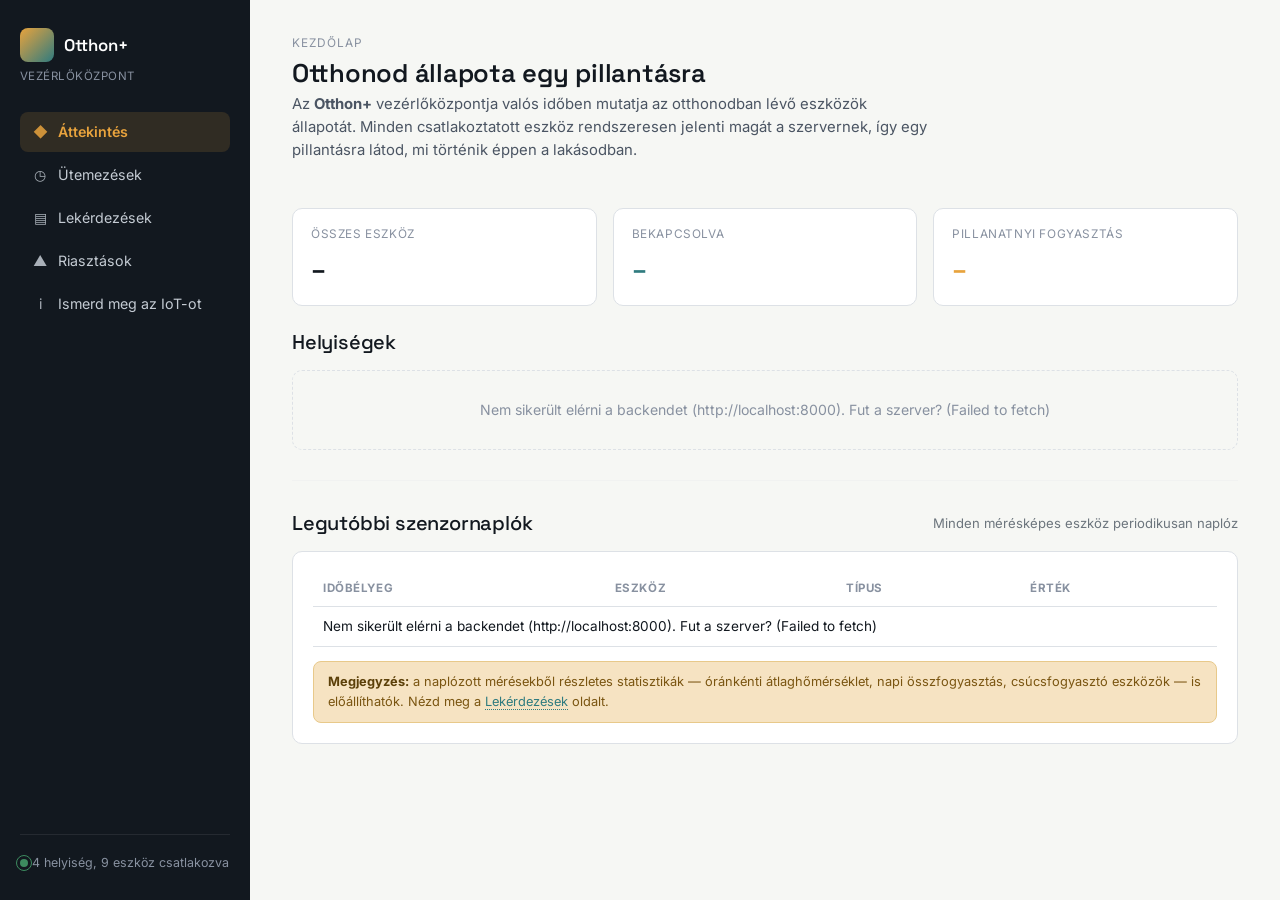
<file: frontend/index.html>
<!doctype html>
<html lang="hu">
  <head>
    <meta charset="UTF-8" />
    <meta name="viewport" content="width=device-width, initial-scale=1.0" />
    <title>Otthon+ · Vezérlőközpont</title>
    <link
      href="https://cdn.jsdelivr.net/npm/bootstrap@5.3.3/dist/css/bootstrap.min.css"
      rel="stylesheet"
    />
    <link
      href="https://fonts.googleapis.com/css2?family=Space+Grotesk:wght@500;600;700&family=Inter:wght@400;500;600&family=IBM+Plex+Mono:wght@400;500&display=swap"
      rel="stylesheet"
    />
    <link href="css/styles.css" rel="stylesheet" />
  </head>
  <body>
    <div class="app-shell">
      <aside class="sidebar">
        <div class="brand">
          <div class="brand-mark"></div>
          <div class="brand-name">Otthon+</div>
        </div>
        <div class="brand-sub">Vezérlőközpont</div>

        <nav>
          <a href="index.html"><span class="nav-icon">◆</span> Áttekintés</a>
          <a href="utemezesek.html"
            ><span class="nav-icon">◷</span> Ütemezések</a
          >
          <a href="lekerdezesek.html"
            ><span class="nav-icon">▤</span> Lekérdezések</a
          >
          <a href="riasztasok.html"
            ><span class="nav-icon">▲</span> Riasztások</a
          >
          <a href="ismerd-meg.html"
            ><span class="nav-icon">i</span> Ismerd meg az IoT-ot</a
          >
        </nav>

        <div class="conn-status">
          <span class="live-dot on"></span>
          4 helyiség, 9 eszköz csatlakozva
        </div>
      </aside>

      <main class="main">
        <div class="topbar">
          <div>
            <div class="section-eyebrow">Kezdőlap</div>
            <h1>Otthonod állapota egy pillantásra</h1>
            <p class="lede">
              Az <strong>Otthon+</strong> vezérlőközpontja valós időben
              mutatja az otthonodban lévő eszközök állapotát. Minden csatlakoztatott
              eszköz rendszeresen jelenti magát a szervernek, így egy pillantásra
              látod, mi történik éppen a lakásodban.
            </p>
          </div>
        </div>

        <div class="row g-3 mb-4">
          <div class="col-sm-4">
            <div class="stat-tile">
              <div class="stat-label">Összes eszköz</div>
              <div class="stat-value" id="stat-total-devices">–</div>
            </div>
          </div>
          <div class="col-sm-4">
            <div class="stat-tile">
              <div class="stat-label">Bekapcsolva</div>
              <div class="stat-value teal" id="stat-online-devices">–</div>
            </div>
          </div>
          <div class="col-sm-4">
            <div class="stat-tile">
              <div class="stat-label">Pillanatnyi fogyasztás</div>
              <div class="stat-value amber" id="stat-total-power">–</div>
            </div>
          </div>
        </div>

        <h2 class="h5 mb-3">Helyiségek</h2>
        <div class="row" id="rooms-overview"></div>

        <hr class="divider" />

        <div
          class="d-flex justify-content-between align-items-center mb-3 flex-wrap gap-2"
        >
          <h2 class="h5 mb-0">Legutóbbi szenzornaplók</h2>
          <span class="text-secondary small"
            >Minden mérésképes eszköz periodikusan naplóz</span
          >
        </div>

        <div class="card-soft">
          <table class="log-table">
            <thead>
              <tr>
                <th>Időbélyeg</th>
                <th>Eszköz</th>
                <th>Típus</th>
                <th>Érték</th>
              </tr>
            </thead>
            <tbody id="measurement-log-body"></tbody>
          </table>
          <div class="todo-note">
            <strong>Megjegyzés:</strong> a naplózott mérésekből részletes
            statisztikák — óránkénti átlaghőmérséklet, napi összfogyasztás,
            csúcsfogyasztó eszközök — is előállíthatók. Nézd meg a
            <a href="lekerdezesek.html" class="link-quiet">Lekérdezések</a>
            oldalt.
          </div>
        </div>
      </main>
    </div>

    <script src="js/data.js"></script>
    <script src="js/api.js"></script>
    <script src="js/app.js"></script>
  </body>
</html>
</file>
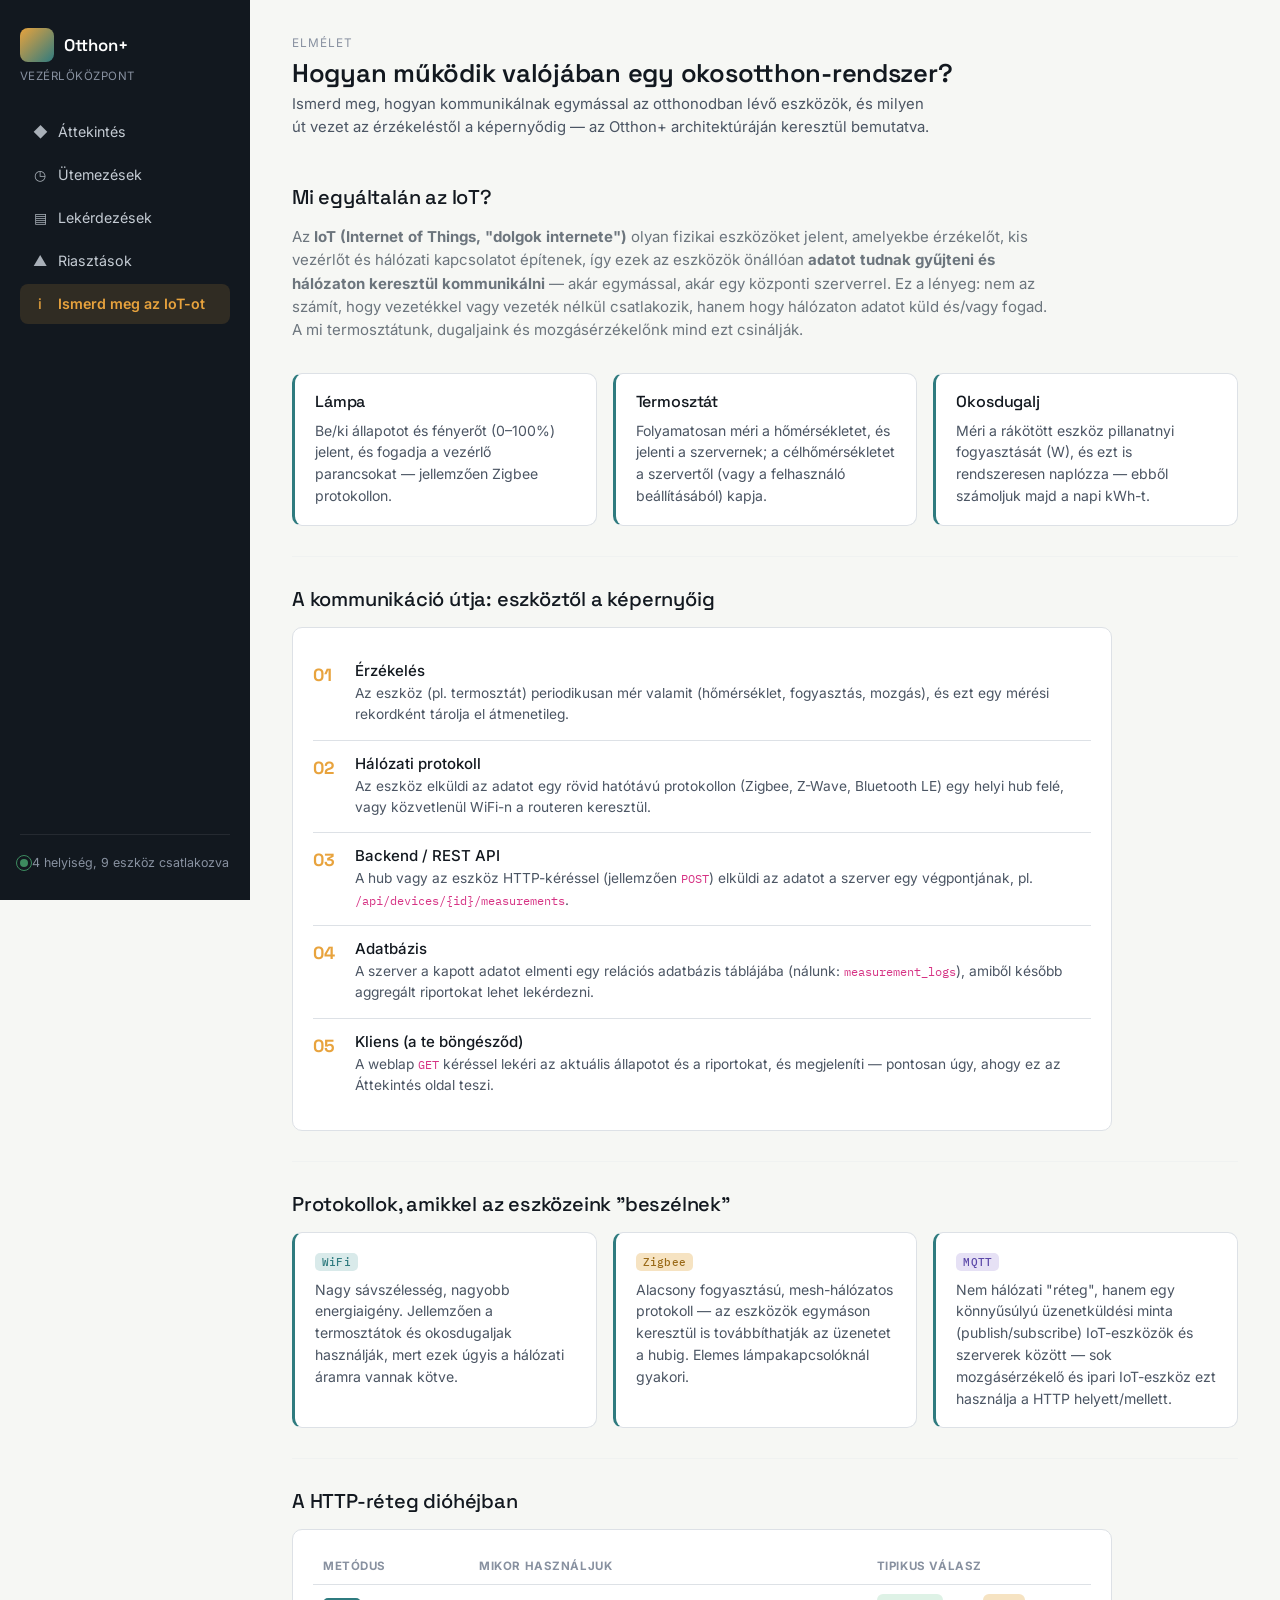
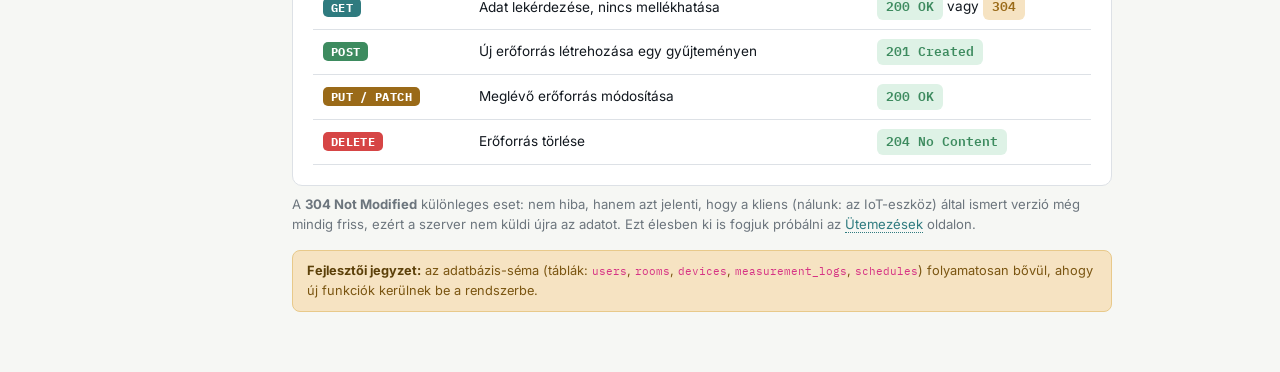
<file: frontend/ismerd-meg.html>
<!DOCTYPE html>
<html lang="hu">
<head>
<meta charset="UTF-8">
<meta name="viewport" content="width=device-width, initial-scale=1.0">
<title>Ismerd meg az IoT-ot · Otthon+</title>
<link href="https://cdn.jsdelivr.net/npm/bootstrap@5.3.3/dist/css/bootstrap.min.css" rel="stylesheet">
<link href="https://fonts.googleapis.com/css2?family=Space+Grotesk:wght@500;600;700&family=Inter:wght@400;500;600&family=IBM+Plex+Mono:wght@400;500&display=swap" rel="stylesheet">
<link href="css/styles.css" rel="stylesheet">
</head>
<body>

<div class="app-shell">

  <aside class="sidebar">
    <div class="brand">
      <div class="brand-mark"></div>
      <div class="brand-name">Otthon+</div>
    </div>
    <div class="brand-sub">Vezérlőközpont</div>

    <nav>
      <a href="index.html"><span class="nav-icon">◆</span> Áttekintés</a>
      <a href="utemezesek.html"><span class="nav-icon">◷</span> Ütemezések</a>
      <a href="lekerdezesek.html"><span class="nav-icon">▤</span> Lekérdezések</a>
      <a href="riasztasok.html"><span class="nav-icon">▲</span> Riasztások</a>
      <a href="ismerd-meg.html"><span class="nav-icon">i</span> Ismerd meg az IoT-ot</a>
    </nav>

    <div class="conn-status">
      <span class="live-dot on"></span>
      4 helyiség, 9 eszköz csatlakozva
    </div>
  </aside>

  <main class="main">

    <div class="topbar">
      <div>
        <div class="section-eyebrow">Elmélet</div>
        <h1>Hogyan működik valójában egy okosotthon-rendszer?</h1>
        <p class="lede">
          Ismerd meg, hogyan kommunikálnak egymással az otthonodban lévő
          eszközök, és milyen út vezet az érzékeléstől a képernyődig — az
          Otthon+ architektúráján keresztül bemutatva.
        </p>
      </div>
    </div>

    <h2 class="h5 mb-3">Mi egyáltalán az IoT?</h2>
    <p class="text-secondary" style="max-width:760px;">
      Az <strong>IoT (Internet of Things, "dolgok internete")</strong> olyan
      fizikai eszközöket jelent, amelyekbe érzékelőt, kis vezérlőt és
      hálózati kapcsolatot építenek, így ezek az eszközök önállóan
      <strong>adatot tudnak gyűjteni és hálózaton keresztül kommunikálni</strong>
      — akár egymással, akár egy központi szerverrel. Ez a lényeg: nem az
      számít, hogy vezetékkel vagy vezeték nélkül csatlakozik, hanem hogy
      hálózaton adatot küld és/vagy fogad. A mi termosztátunk, dugaljaink és
      mozgásérzékelőnk mind ezt csinálják.
    </p>

    <div class="row g-3 my-2">
      <div class="col-md-4">
        <div class="concept-card">
          <h4>Lámpa</h4>
          <p>Be/ki állapotot és fényerőt (0–100%) jelent, és fogadja a
          vezérlő parancsokat — jellemzően Zigbee protokollon.</p>
        </div>
      </div>
      <div class="col-md-4">
        <div class="concept-card">
          <h4>Termosztát</h4>
          <p>Folyamatosan méri a hőmérsékletet, és jelenti a szervernek;
          a célhőmérsékletet a szervertől (vagy a felhasználó beállításából)
          kapja.</p>
        </div>
      </div>
      <div class="col-md-4">
        <div class="concept-card">
          <h4>Okosdugalj</h4>
          <p>Méri a rákötött eszköz pillanatnyi fogyasztását (W), és ezt is
          rendszeresen naplózza — ebből számoljuk majd a napi kWh-t.</p>
        </div>
      </div>
    </div>

    <hr class="divider">

    <h2 class="h5 mb-3">A kommunikáció útja: eszköztől a képernyőig</h2>
    <div class="card-soft" style="max-width:820px;">
      <div class="flow-step">
        <div class="flow-index">01</div>
        <div>
          <h5>Érzékelés</h5>
          <p>Az eszköz (pl. termosztát) periodikusan mér valamit (hőmérséklet,
          fogyasztás, mozgás), és ezt egy mérési rekordként tárolja el
          átmenetileg.</p>
        </div>
      </div>
      <div class="flow-step">
        <div class="flow-index">02</div>
        <div>
          <h5>Hálózati protokoll</h5>
          <p>Az eszköz elküldi az adatot egy rövid hatótávú protokollon
          (Zigbee, Z-Wave, Bluetooth LE) egy helyi hub felé, vagy közvetlenül
          WiFi-n a routeren keresztül.</p>
        </div>
      </div>
      <div class="flow-step">
        <div class="flow-index">03</div>
        <div>
          <h5>Backend / REST API</h5>
          <p>A hub vagy az eszköz HTTP-kéréssel (jellemzően <code>POST</code>)
          elküldi az adatot a szerver egy végpontjának, pl.
          <code>/api/devices/{id}/measurements</code>.</p>
        </div>
      </div>
      <div class="flow-step">
        <div class="flow-index">04</div>
        <div>
          <h5>Adatbázis</h5>
          <p>A szerver a kapott adatot elmenti egy relációs adatbázis
          táblájába (nálunk: <code>measurement_logs</code>), amiből később
          aggregált riportokat lehet lekérdezni.</p>
        </div>
      </div>
      <div class="flow-step">
        <div class="flow-index">05</div>
        <div>
          <h5>Kliens (a te böngésződ)</h5>
          <p>A weblap <code>GET</code> kéréssel lekéri az aktuális állapotot
          és a riportokat, és megjeleníti — pontosan úgy, ahogy ez az
          Áttekintés oldal teszi.</p>
        </div>
      </div>
    </div>

    <hr class="divider">

    <h2 class="h5 mb-3">Protokollok, amikkel az eszközeink "beszélnek"</h2>
    <div class="row g-3">
      <div class="col-md-4">
        <div class="concept-card">
          <h4><span class="badge-protocol wifi">WiFi</span></h4>
          <p>Nagy sávszélesség, nagyobb energiaigény. Jellemzően a
          termosztátok és okosdugaljak használják, mert ezek úgyis a
          hálózati áramra vannak kötve.</p>
        </div>
      </div>
      <div class="col-md-4">
        <div class="concept-card">
          <h4><span class="badge-protocol zigbee">Zigbee</span></h4>
          <p>Alacsony fogyasztású, mesh-hálózatos protokoll — az eszközök
          egymáson keresztül is továbbíthatják az üzenetet a hubig. Elemes
          lámpakapcsolóknál gyakori.</p>
        </div>
      </div>
      <div class="col-md-4">
        <div class="concept-card">
          <h4><span class="badge-protocol mqtt">MQTT</span></h4>
          <p>Nem hálózati "réteg", hanem egy könnyűsúlyú
          üzenetküldési minta (publish/subscribe) IoT-eszközök és szerverek
          között — sok mozgásérzékelő és ipari IoT-eszköz ezt használja
          a HTTP helyett/mellett.</p>
        </div>
      </div>
    </div>

    <hr class="divider">

    <h2 class="h5 mb-3">A HTTP-réteg dióhéjban</h2>
    <div class="card-soft" style="max-width:820px;">
      <table class="log-table mb-0">
        <thead>
          <tr><th>Metódus</th><th>Mikor használjuk</th><th>Tipikus válasz</th></tr>
        </thead>
        <tbody>
          <tr>
            <td><span class="method-chip get">GET</span></td>
            <td>Adat lekérdezése, nincs mellékhatása</td>
            <td><span class="status-code s2xx">200 OK</span> vagy <span class="status-code s3xx">304</span></td>
          </tr>
          <tr>
            <td><span class="method-chip post">POST</span></td>
            <td>Új erőforrás létrehozása egy gyűjteményen</td>
            <td><span class="status-code s2xx">201 Created</span></td>
          </tr>
          <tr>
            <td><span class="method-chip put">PUT / PATCH</span></td>
            <td>Meglévő erőforrás módosítása</td>
            <td><span class="status-code s2xx">200 OK</span></td>
          </tr>
          <tr>
            <td><span class="method-chip delete">DELETE</span></td>
            <td>Erőforrás törlése</td>
            <td><span class="status-code s2xx">204 No Content</span></td>
          </tr>
        </tbody>
      </table>
    </div>
    <p class="text-secondary small mt-2" style="max-width:820px;">
      A <strong>304 Not Modified</strong> különleges eset: nem hiba, hanem azt
      jelenti, hogy a kliens (nálunk: az IoT-eszköz) által ismert verzió még
      mindig friss, ezért a szerver nem küldi újra az adatot. Ezt élesben ki
      is fogjuk próbálni az <a class="link-quiet" href="utemezesek.html">Ütemezések</a>
      oldalon.
    </p>

    <div class="todo-note" style="max-width:820px;">
      <strong>Fejlesztői jegyzet:</strong> az adatbázis-séma (táblák:
      <code>users</code>, <code>rooms</code>, <code>devices</code>,
      <code>measurement_logs</code>, <code>schedules</code>) folyamatosan
      bővül, ahogy új funkciók kerülnek be a rendszerbe.
    </div>

  </main>
</div>

<script src="js/data.js"></script>
<script src="js/app.js"></script>
</body>
</html>
</file>
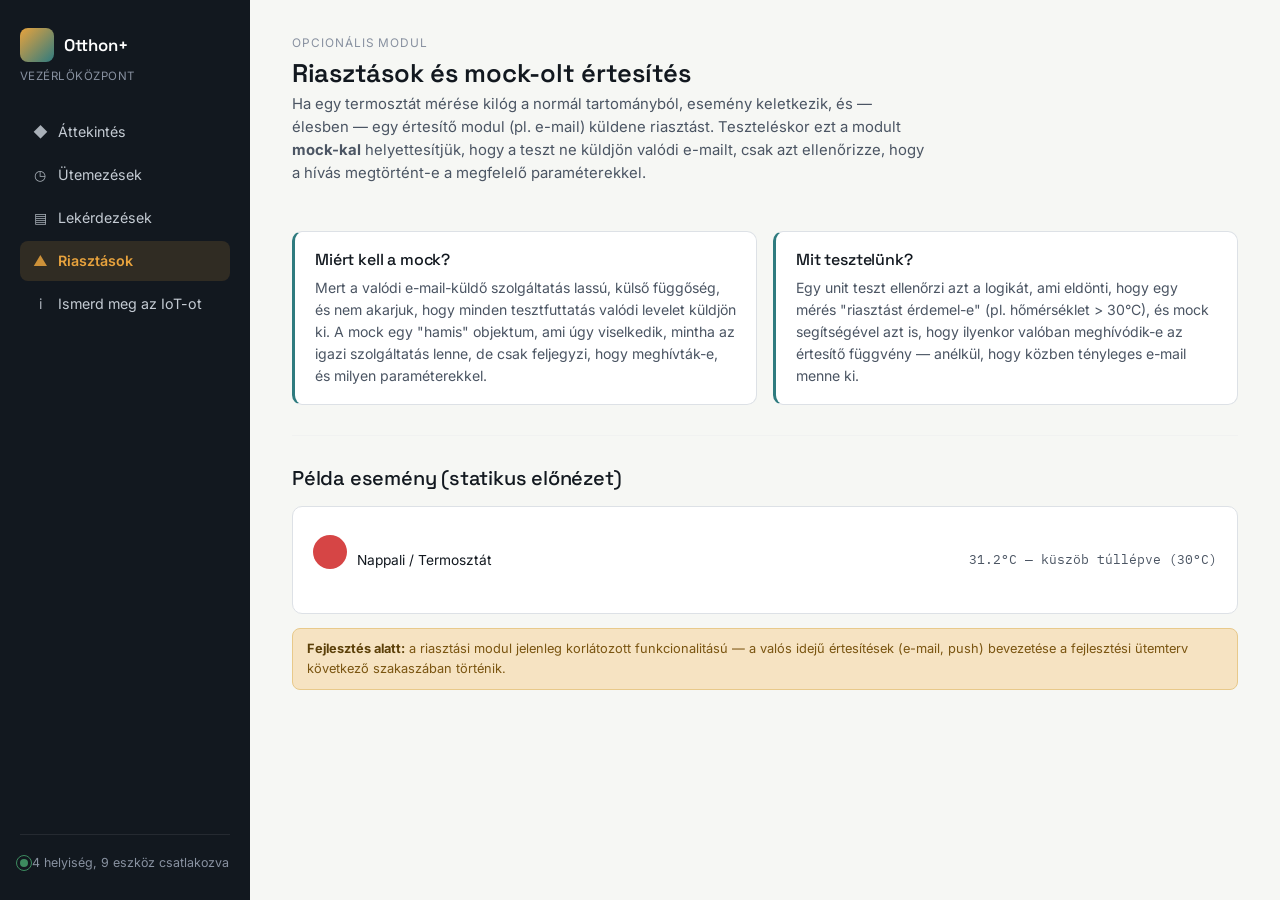
<file: frontend/riasztasok.html>
<!DOCTYPE html>
<html lang="hu">
<head>
<meta charset="UTF-8">
<meta name="viewport" content="width=device-width, initial-scale=1.0">
<title>Riasztások · Otthon+</title>
<link href="https://cdn.jsdelivr.net/npm/bootstrap@5.3.3/dist/css/bootstrap.min.css" rel="stylesheet">
<link href="https://fonts.googleapis.com/css2?family=Space+Grotesk:wght@500;600;700&family=Inter:wght@400;500;600&family=IBM+Plex+Mono:wght@400;500&display=swap" rel="stylesheet">
<link href="css/styles.css" rel="stylesheet">
</head>
<body>

<div class="app-shell">

  <aside class="sidebar">
    <div class="brand">
      <div class="brand-mark"></div>
      <div class="brand-name">Otthon+</div>
    </div>
    <div class="brand-sub">Vezérlőközpont</div>

    <nav>
      <a href="index.html"><span class="nav-icon">◆</span> Áttekintés</a>
      <a href="utemezesek.html"><span class="nav-icon">◷</span> Ütemezések</a>
      <a href="lekerdezesek.html"><span class="nav-icon">▤</span> Lekérdezések</a>
      <a href="riasztasok.html"><span class="nav-icon">▲</span> Riasztások</a>
      <a href="ismerd-meg.html"><span class="nav-icon">i</span> Ismerd meg az IoT-ot</a>
    </nav>

    <div class="conn-status">
      <span class="live-dot on"></span>
      4 helyiség, 9 eszköz csatlakozva
    </div>
  </aside>

  <main class="main">

    <div class="topbar">
      <div>
        <div class="section-eyebrow">Opcionális modul</div>
        <h1>Riasztások és mock-olt értesítés</h1>
        <p class="lede">
          Ha egy termosztát mérése kilóg a normál tartományból, esemény
          keletkezik, és — élesben — egy értesítő modul (pl. e-mail) küldene
          riasztást. Teszteléskor ezt a modult <strong>mock-kal</strong>
          helyettesítjük, hogy a teszt ne küldjön valódi e-mailt, csak azt
          ellenőrizze, hogy a hívás megtörtént-e a megfelelő paraméterekkel.
        </p>
      </div>
    </div>

    <div class="row g-3">
      <div class="col-md-6">
        <div class="concept-card">
          <h4>Miért kell a mock?</h4>
          <p>
            Mert a valódi e-mail-küldő szolgáltatás lassú, külső függőség, és
            nem akarjuk, hogy minden tesztfuttatás valódi levelet küldjön ki.
            A mock egy "hamis" objektum, ami úgy viselkedik, mintha az
            igazi szolgáltatás lenne, de csak feljegyzi, hogy meghívták-e,
            és milyen paraméterekkel.
          </p>
        </div>
      </div>
      <div class="col-md-6">
        <div class="concept-card">
          <h4>Mit tesztelünk?</h4>
          <p>
            Egy unit teszt ellenőrzi azt a logikát, ami eldönti, hogy egy
            mérés "riasztást érdemel-e" (pl. hőmérséklet &gt; 30°C), és
            mock segítségével azt is, hogy ilyenkor valóban meghívódik-e az
            értesítő függvény — anélkül, hogy közben tényleges e-mail menne
            ki.
          </p>
        </div>
      </div>
    </div>

    <hr class="divider">

    <h2 class="h5 mb-3">Példa esemény (statikus előnézet)</h2>
    <div class="card-soft">
      <div class="device-row">
        <span class="live-dot alert"></span>
        <span class="device-name">Nappali / Termosztát</span>
        <span class="device-value">31.2°C — küszöb túllépve (30°C)</span>
      </div>
    </div>

    <div class="todo-note">
      <strong>Fejlesztés alatt:</strong> a riasztási modul jelenleg
      korlátozott funkcionalitású — a valós idejű értesítések (e-mail, push)
      bevezetése a fejlesztési ütemterv következő szakaszában történik.
    </div>

  </main>
</div>

<script src="js/data.js"></script>
<script src="js/app.js"></script>
</body>
</html>
</file>
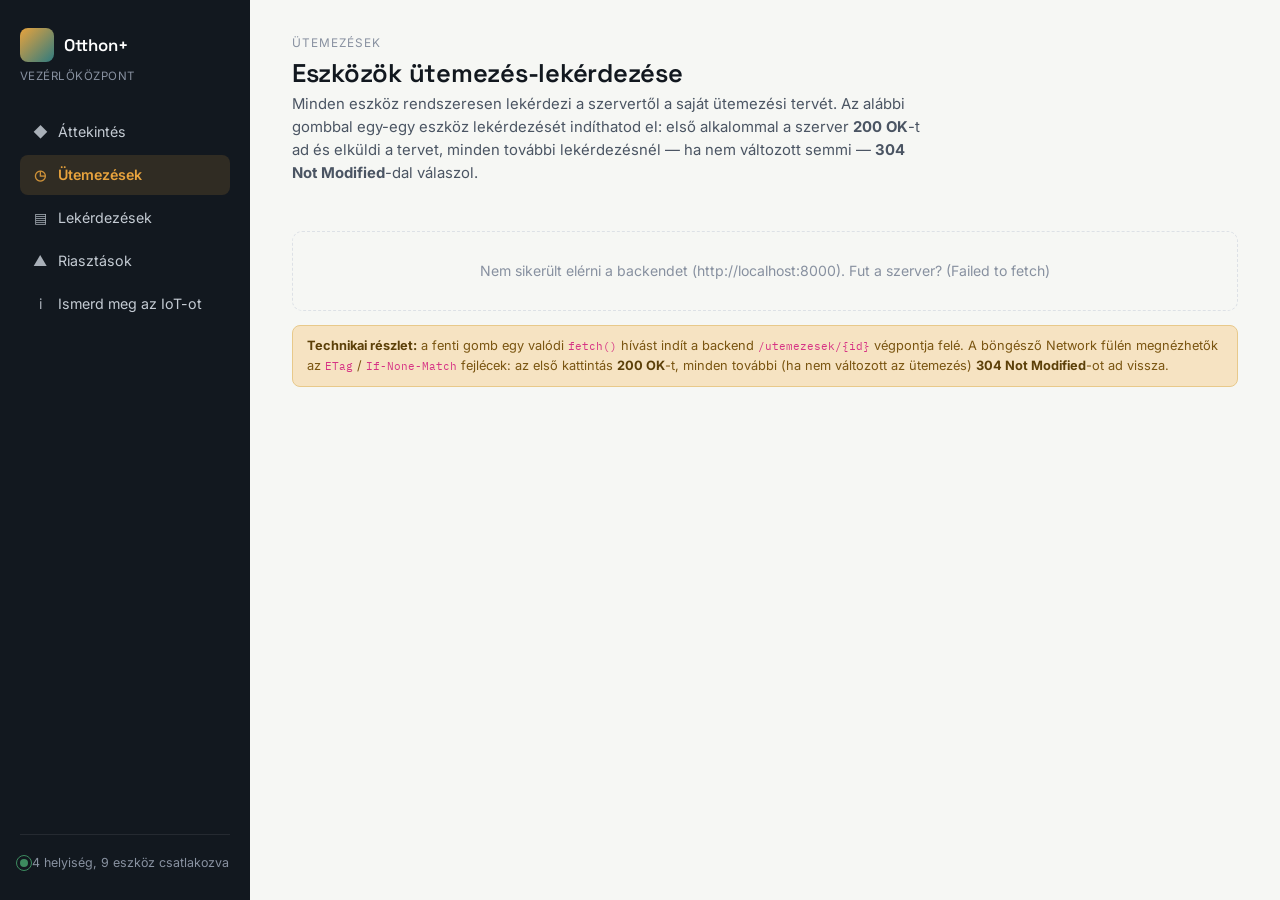
<file: frontend/utemezesek.html>
<!DOCTYPE html>
<html lang="hu">
<head>
<meta charset="UTF-8">
<meta name="viewport" content="width=device-width, initial-scale=1.0">
<title>Ütemezések · Otthon+</title>
<link href="https://cdn.jsdelivr.net/npm/bootstrap@5.3.3/dist/css/bootstrap.min.css" rel="stylesheet">
<link href="https://fonts.googleapis.com/css2?family=Space+Grotesk:wght@500;600;700&family=Inter:wght@400;500;600&family=IBM+Plex+Mono:wght@400;500&display=swap" rel="stylesheet">
<link href="css/styles.css" rel="stylesheet">
</head>
<body>

<div class="app-shell">

  <aside class="sidebar">
    <div class="brand">
      <div class="brand-mark"></div>
      <div class="brand-name">Otthon+</div>
    </div>
    <div class="brand-sub">Vezérlőközpont</div>

    <nav>
      <a href="index.html"><span class="nav-icon">◆</span> Áttekintés</a>
      <a href="utemezesek.html"><span class="nav-icon">◷</span> Ütemezések</a>
      <a href="lekerdezesek.html"><span class="nav-icon">▤</span> Lekérdezések</a>
      <a href="riasztasok.html"><span class="nav-icon">▲</span> Riasztások</a>
      <a href="ismerd-meg.html"><span class="nav-icon">i</span> Ismerd meg az IoT-ot</a>
    </nav>

    <div class="conn-status">
      <span class="live-dot on"></span>
      4 helyiség, 9 eszköz csatlakozva
    </div>
  </aside>

  <main class="main">

    <div class="topbar">
      <div>
        <div class="section-eyebrow">Ütemezések</div>
        <h1>Eszközök ütemezés-lekérdezése</h1>
        <p class="lede">
          Minden eszköz rendszeresen lekérdezi a szervertől a saját
          ütemezési tervét. Az alábbi gombbal egy-egy eszköz lekérdezését
          indíthatod el: első alkalommal a szerver <strong>200 OK</strong>-t
          ad és elküldi a tervet, minden további lekérdezésnél — ha nem
          változott semmi — <strong>304 Not Modified</strong>-dal válaszol.
        </p>
      </div>
    </div>

    <div id="schedules-list">
      <!-- JS tölti fel: js/app.js -> renderSchedules() -->
    </div>

    <div class="todo-note">
      <strong>Technikai részlet:</strong> a fenti gomb egy valódi
      <code>fetch()</code> hívást indít a backend <code>/utemezesek/{id}</code>
      végpontja felé. A böngésző Network fülén megnézhetők az
      <code>ETag</code> / <code>If-None-Match</code> fejlécek: az első
      kattintás <strong>200 OK</strong>-t, minden további (ha nem változott
      az ütemezés) <strong>304 Not Modified</strong>-ot ad vissza.
    </div>

  </main>
</div>

<script src="js/data.js"></script>
<script src="js/api.js"></script>
<script src="js/app.js"></script>
</body>
</html>
</file>
<file: frontend/css/styles.css>
/* ==========================================================================
   Otthon+ Vezérlőközpont — design tokens
   Paletta:
     --ink     #12181F  sötét felület / sidebar
     --paper   #F6F7F4  oldal háttér
     --surface #FFFFFF  kártya felület
     --slate   #4B5563  másodlagos szöveg
     --amber   #E8A33D  energia / fogyasztás akcent
     --teal    #2F7B7F  klíma / hőmérséklet akcent
     --signal  #D64545  hiba / riasztás akcent
     --line    #DDE1E6  szegélyek
   Tipográfia: Space Grotesk (display), Inter (body), IBM Plex Mono (adat/log/kód)
   ========================================================================== */

:root {
  --ink: #12181F;
  --ink-soft: #1B232D;
  --paper: #F6F7F4;
  --surface: #FFFFFF;
  --slate: #4B5563;
  --slate-soft: #8891A0;
  --amber: #E8A33D;
  --amber-dim: #F6E3C2;
  --teal: #2F7B7F;
  --teal-dim: #D9EAEA;
  --signal: #D64545;
  --signal-dim: #F6D9D9;
  --line: #DDE1E6;
  --ok: #3D8B5F;
  --radius: 10px;
}

* { box-sizing: border-box; }

body {
  background: var(--paper);
  color: var(--ink);
  font-family: 'Inter', -apple-system, BlinkMacSystemFont, sans-serif;
  font-size: 15px;
  line-height: 1.55;
}

h1, h2, h3, h4, .display-font {
  font-family: 'Space Grotesk', 'Inter', sans-serif;
  letter-spacing: -0.01em;
}

code, pre, .mono, .data-value, .status-code, .sql-console textarea, .log-table td.ts, .badge-protocol {
  font-family: 'IBM Plex Mono', monospace;
}

/* ---------- Layout: sidebar + content ---------- */

.app-shell {
  display: flex;
  min-height: 100vh;
}

.sidebar {
  width: 250px;
  flex-shrink: 0;
  background: var(--ink);
  color: #DDE3E8;
  padding: 28px 20px;
  position: sticky;
  top: 0;
  height: 100vh;
  display: flex;
  flex-direction: column;
}

.sidebar .brand {
  display: flex;
  align-items: center;
  gap: 10px;
  margin-bottom: 6px;
}

.sidebar .brand-mark {
  width: 34px;
  height: 34px;
  border-radius: 8px;
  background: linear-gradient(135deg, var(--amber), var(--teal));
  flex-shrink: 0;
}

.sidebar .brand-name {
  font-family: 'Space Grotesk', sans-serif;
  font-weight: 600;
  font-size: 1.05rem;
  color: #fff;
}

.sidebar .brand-sub {
  font-size: 0.72rem;
  color: var(--slate-soft);
  margin-bottom: 26px;
  letter-spacing: 0.04em;
  text-transform: uppercase;
}

.sidebar nav {
  display: flex;
  flex-direction: column;
  gap: 3px;
}

.sidebar nav a {
  color: #C4CBD3;
  text-decoration: none;
  padding: 9px 12px;
  border-radius: 8px;
  font-size: 0.89rem;
  display: flex;
  align-items: center;
  gap: 10px;
  transition: background 0.15s ease, color 0.15s ease;
}

.sidebar nav a:hover {
  background: rgba(255,255,255,0.06);
  color: #fff;
}

.sidebar nav a.active {
  background: rgba(232,163,61,0.14);
  color: var(--amber);
  font-weight: 600;
}

.sidebar nav .nav-icon {
  width: 16px;
  text-align: center;
  opacity: 0.85;
}

.sidebar .conn-status {
  margin-top: auto;
  padding-top: 18px;
  border-top: 1px solid rgba(255,255,255,0.08);
  font-size: 0.78rem;
  color: var(--slate-soft);
}

.main {
  flex: 1;
  min-width: 0;
  padding: 34px 42px 60px;
}

.topbar {
  display: flex;
  justify-content: space-between;
  align-items: flex-start;
  margin-bottom: 30px;
  flex-wrap: wrap;
  gap: 14px;
}

.topbar h1 {
  font-size: 1.6rem;
  font-weight: 600;
  margin-bottom: 4px;
}

.topbar .lede {
  color: var(--slate);
  max-width: 640px;
  font-size: 0.93rem;
}

/* ---------- Live/status dot (signature element) ---------- */

.live-dot {
  width: 8px;
  height: 8px;
  border-radius: 50%;
  display: inline-block;
  position: relative;
  flex-shrink: 0;
}

.live-dot.on { background: var(--ok); }
.live-dot.off { background: var(--slate-soft); }
.live-dot.alert { background: var(--signal); }

.live-dot.on::after {
  content: '';
  position: absolute;
  inset: -4px;
  border-radius: 50%;
  border: 1.5px solid var(--ok);
  animation: pulse-ring 2.2s ease-out infinite;
}

@keyframes pulse-ring {
  0%   { transform: scale(0.7); opacity: 0.9; }
  80%  { transform: scale(1.6); opacity: 0; }
  100% { transform: scale(1.6); opacity: 0; }
}

@media (prefers-reduced-motion: reduce) {
  .live-dot.on::after { animation: none; }
}

/* ---------- Cards ---------- */

.card-soft {
  background: var(--surface);
  border: 1px solid var(--line);
  border-radius: var(--radius);
  padding: 20px;
}

.room-card {
  background: var(--surface);
  border: 1px solid var(--line);
  border-radius: var(--radius);
  padding: 18px 20px;
  height: 100%;
}

.room-card .room-name {
  font-family: 'Space Grotesk', sans-serif;
  font-weight: 600;
  font-size: 1.02rem;
}

.room-card .room-meta {
  font-size: 0.78rem;
  color: var(--slate-soft);
  margin-bottom: 12px;
}

.device-row {
  display: flex;
  align-items: center;
  gap: 10px;
  padding: 8px 0;
  border-top: 1px solid var(--line);
  font-size: 0.86rem;
}

.device-row:first-of-type { border-top: none; }

.device-row .device-name { flex: 1; }

.device-row .device-value {
  font-family: 'IBM Plex Mono', monospace;
  font-size: 0.82rem;
  color: var(--slate);
}

.badge-protocol {
  font-size: 0.68rem;
  padding: 2px 7px;
  border-radius: 5px;
  background: var(--teal-dim);
  color: var(--teal);
  letter-spacing: 0.02em;
}

.badge-protocol.wifi { background: var(--teal-dim); color: var(--teal); }
.badge-protocol.zigbee { background: var(--amber-dim); color: #9A6A18; }
.badge-protocol.mqtt { background: #E6E1F5; color: #5B47A8; }

.stat-tile {
  background: var(--surface);
  border: 1px solid var(--line);
  border-radius: var(--radius);
  padding: 16px 18px;
}

.stat-tile .stat-label {
  font-size: 0.74rem;
  text-transform: uppercase;
  letter-spacing: 0.05em;
  color: var(--slate-soft);
  margin-bottom: 6px;
}

.stat-tile .stat-value {
  font-family: 'Space Grotesk', sans-serif;
  font-size: 1.6rem;
  font-weight: 600;
}

.stat-tile .stat-value.amber { color: var(--amber); }
.stat-tile .stat-value.teal { color: var(--teal); }

/* ---------- HTTP / status code chips ---------- */

.status-code {
  display: inline-flex;
  align-items: center;
  gap: 6px;
  font-size: 0.8rem;
  padding: 3px 9px;
  border-radius: 6px;
  font-weight: 600;
}

.status-code.s2xx { background: #DEF2E6; color: var(--ok); }
.status-code.s3xx { background: var(--amber-dim); color: #9A6A18; }
.status-code.s4xx, .status-code.s5xx { background: var(--signal-dim); color: var(--signal); }

.method-chip {
  font-family: 'IBM Plex Mono', monospace;
  font-size: 0.74rem;
  font-weight: 700;
  padding: 2px 8px;
  border-radius: 5px;
  color: #fff;
  letter-spacing: 0.03em;
}

.method-chip.get { background: #2F7B7F; }
.method-chip.post { background: #3D8B5F; }
.method-chip.put, .method-chip.patch { background: #9A6A18; }
.method-chip.delete { background: var(--signal); }

/* ---------- Tables / logs ---------- */

.log-table {
  width: 100%;
  border-collapse: collapse;
  font-size: 0.85rem;
}

.log-table th {
  text-align: left;
  font-size: 0.72rem;
  text-transform: uppercase;
  letter-spacing: 0.05em;
  color: var(--slate-soft);
  border-bottom: 1px solid var(--line);
  padding: 8px 10px;
}

.log-table td {
  padding: 9px 10px;
  border-bottom: 1px solid var(--line);
}

.log-table td.ts { color: var(--slate); font-size: 0.8rem; }

/* ---------- SQL console ---------- */

.sql-console textarea {
  width: 100%;
  background: var(--ink);
  color: #E8EDF1;
  border: none;
  border-radius: 8px;
  padding: 16px 18px;
  font-size: 0.9rem;
  min-height: 110px;
  resize: vertical;
}

.sql-console textarea:focus {
  outline: 2px solid var(--amber);
  outline-offset: 1px;
}

.sql-console .console-hint {
  font-size: 0.78rem;
  color: var(--slate-soft);
  margin-top: 8px;
}

.result-placeholder {
  border: 1px dashed var(--line);
  border-radius: var(--radius);
  padding: 28px;
  text-align: center;
  color: var(--slate-soft);
  font-size: 0.88rem;
}

/* ---------- Concept cards (ismerd-meg) ---------- */

.concept-card {
  background: var(--surface);
  border: 1px solid var(--line);
  border-left: 3px solid var(--teal);
  border-radius: var(--radius);
  padding: 18px 20px;
  height: 100%;
}

.concept-card h4 {
  font-size: 1rem;
  margin-bottom: 8px;
}

.concept-card p {
  font-size: 0.88rem;
  color: var(--slate);
  margin-bottom: 0;
}

.flow-step {
  display: flex;
  align-items: flex-start;
  gap: 14px;
  padding: 14px 0;
  border-top: 1px solid var(--line);
}

.flow-step:first-of-type { border-top: none; }

.flow-step .flow-index {
  font-family: 'Space Grotesk', sans-serif;
  font-weight: 700;
  color: var(--amber);
  font-size: 1.1rem;
  width: 28px;
  flex-shrink: 0;
}

.flow-step h5 {
  font-size: 0.94rem;
  margin-bottom: 3px;
}

.flow-step p {
  font-size: 0.86rem;
  color: var(--slate);
  margin-bottom: 0;
}

/* ---------- Misc ---------- */

.section-eyebrow {
  font-size: 0.74rem;
  text-transform: uppercase;
  letter-spacing: 0.08em;
  color: var(--slate-soft);
  margin-bottom: 6px;
}

.divider {
  border: none;
  border-top: 1px solid var(--line);
  margin: 30px 0;
}

.todo-note {
  background: var(--amber-dim);
  border: 1px solid #E8C98A;
  border-radius: 8px;
  padding: 10px 14px;
  font-size: 0.8rem;
  color: #7A5511;
  margin-top: 14px;
}

.todo-note strong { color: #5c4009; }

a.link-quiet { color: var(--teal); text-decoration: none; border-bottom: 1px dotted var(--teal); }
a.link-quiet:hover { color: var(--ink); }

@media (max-width: 860px) {
  .app-shell { flex-direction: column; }
  .sidebar { width: 100%; height: auto; position: relative; }
  .main { padding: 24px; }
}
</file>
